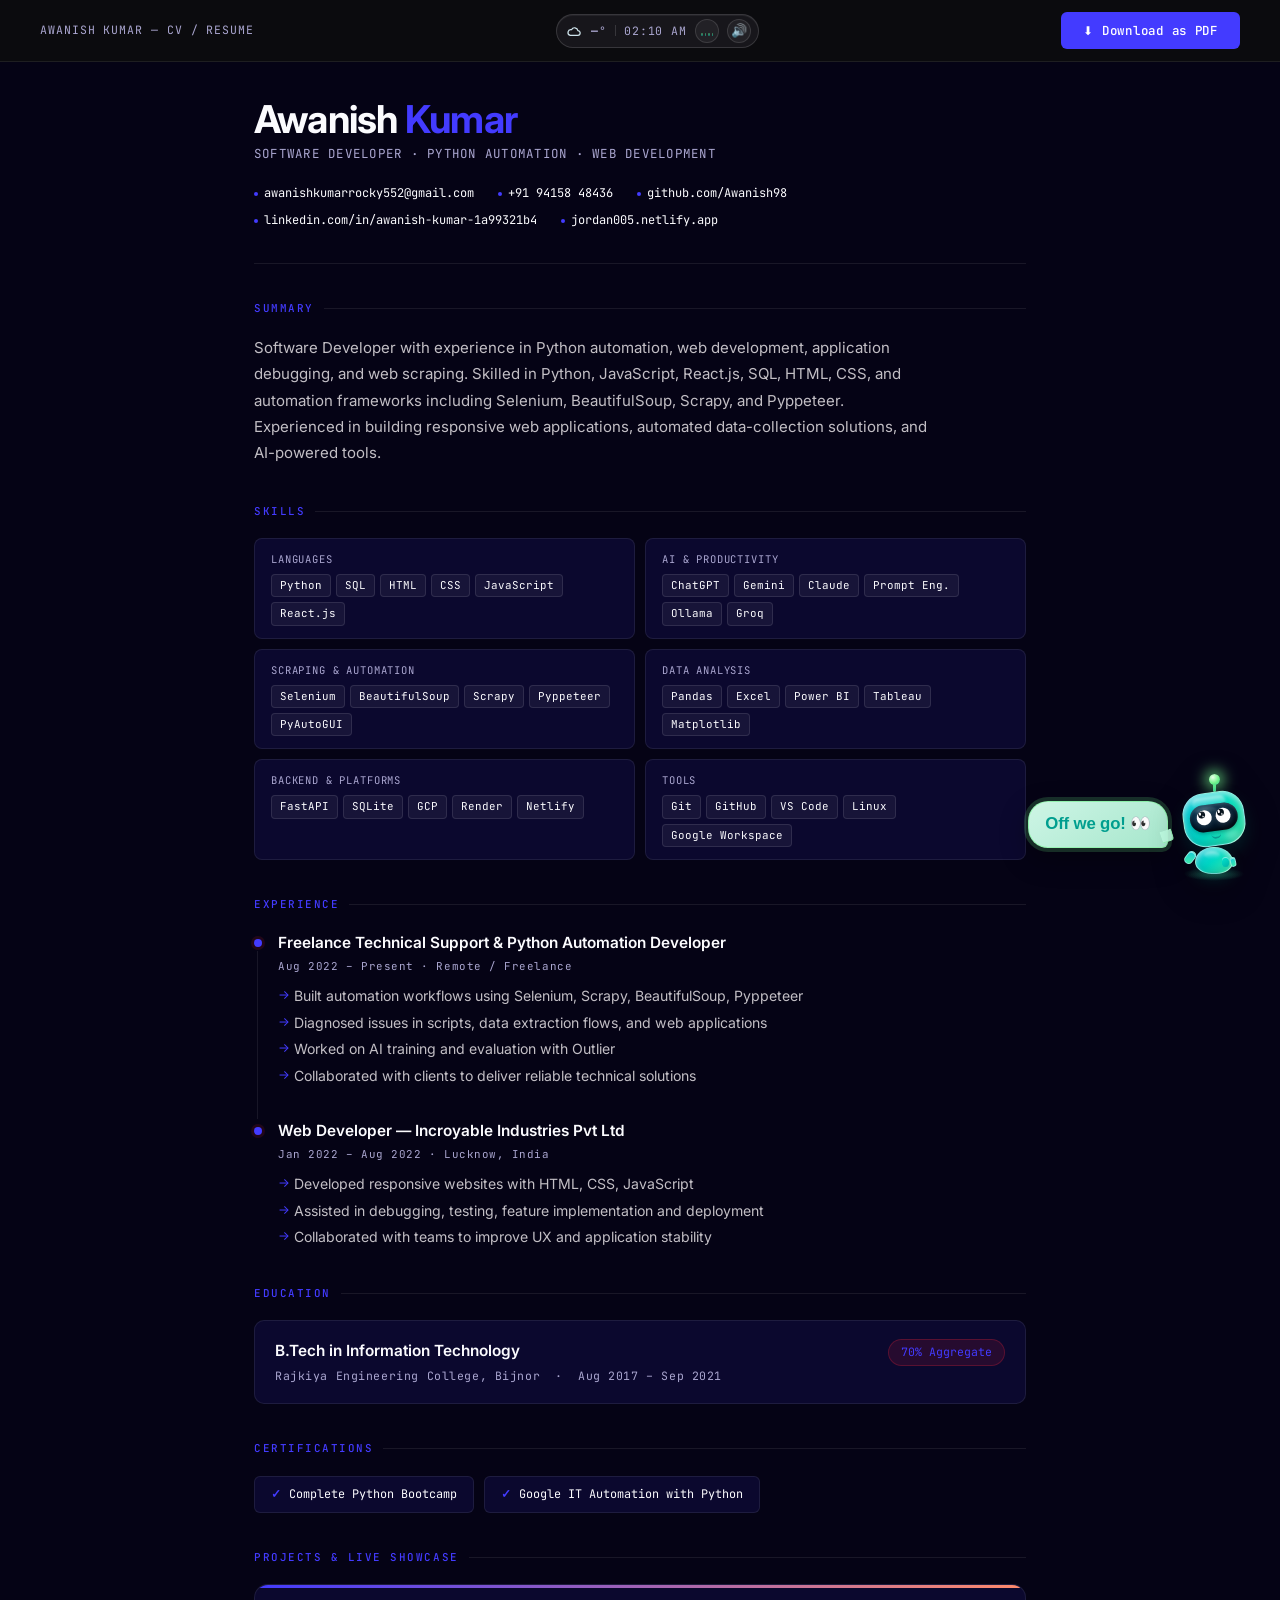
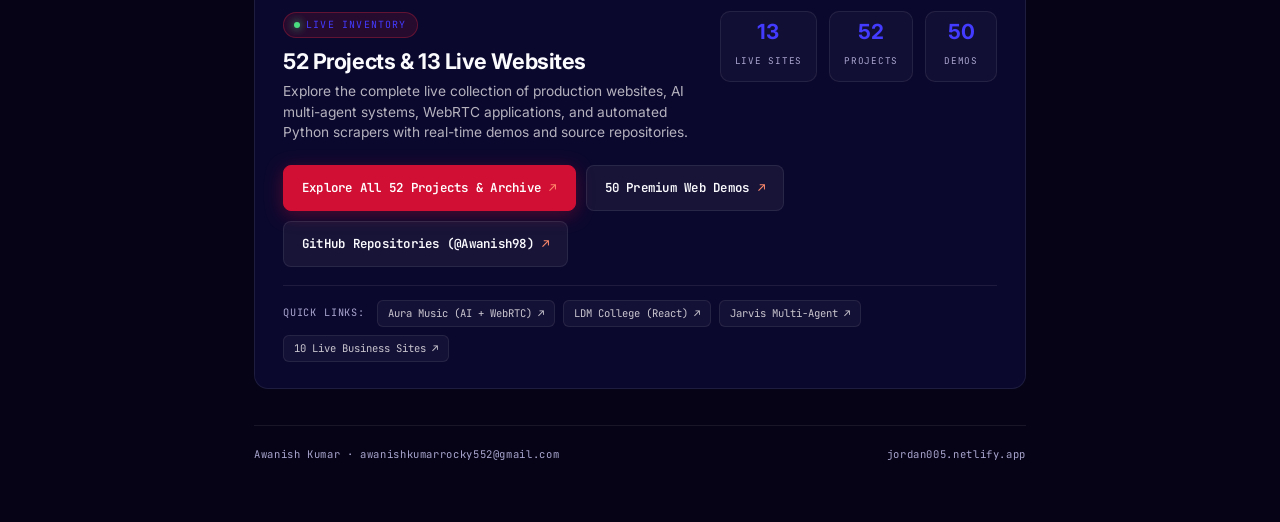
<file: resume.html>
<!DOCTYPE html>
<html lang="en">
<head>
  <meta charset="UTF-8">
  <meta name="viewport" content="width=device-width, initial-scale=1.0">
  <title>Awanish Kumar — CV</title>
  <style>
    @import url('https://fonts.googleapis.com/css2?family=Inter:wght@300;400;500;600;700&family=JetBrains+Mono:wght@400;500&display=swap');

    *, *::before, *::after { box-sizing: border-box; margin: 0; padding: 0; }

    :root {
      --bg: #0d0d0f;
      --surface: #161618;
      --border: rgba(255,255,255,.08);
      --red: #ee2738;
      --red-dim: rgba(238,39,56,.12);
      --text: #f7f4f6;
      --dim: #888;
      --mono: 'JetBrains Mono', monospace;
      --sans: 'Inter', sans-serif;
    }

    body {
      font-family: var(--sans);
      background: var(--bg);
      color: var(--text);
      line-height: 1.6;
      font-size: 15px;
      -webkit-font-smoothing: antialiased;
    }

    /* ---- Print button ---- */
    .print-bar {
      position: sticky;
      top: 0;
      z-index: 100;
      background: rgba(13,13,15,.92);
      backdrop-filter: blur(12px);
      border-bottom: 1px solid var(--border);
      padding: 12px 40px;
      display: flex;
      align-items: center;
      justify-content: space-between;
      gap: 12px;
    }
    .print-bar span {
      font-family: var(--mono);
      font-size: .72rem;
      color: var(--dim);
      letter-spacing: .08em;
      text-transform: uppercase;
    }
    .btn-print {
      display: inline-flex;
      align-items: center;
      gap: 8px;
      background: var(--red);
      color: #fff;
      border: none;
      border-radius: 6px;
      padding: 10px 22px;
      font-family: var(--mono);
      font-size: .78rem;
      font-weight: 500;
      letter-spacing: .06em;
      cursor: pointer;
      transition: opacity .2s, transform .15s;
      text-decoration: none;
    }
    .btn-print:hover { opacity: .88; transform: translateY(-1px); }
    .btn-print:active { transform: translateY(0); }

    /* ---- Page wrapper ---- */
    .page {
      max-width: 820px;
      margin: 36px auto 60px;
      padding: 0 24px;
    }

    /* ---- Header ---- */
    .cv-header {
      border-bottom: 1px solid var(--border);
      padding-bottom: 32px;
      margin-bottom: 36px;
    }
    .cv-name {
      font-size: 2.4rem;
      font-weight: 700;
      letter-spacing: -.02em;
      line-height: 1.1;
      margin-bottom: 4px;
    }
    .cv-name span {
      color: var(--red);
    }
    .cv-title {
      font-family: var(--mono);
      font-size: .78rem;
      color: var(--dim);
      letter-spacing: .1em;
      text-transform: uppercase;
      margin-bottom: 20px;
    }
    .cv-contacts {
      display: flex;
      flex-wrap: wrap;
      gap: 8px 24px;
      list-style: none;
    }
    .cv-contacts li {
      font-family: var(--mono);
      font-size: .75rem;
      color: var(--dim);
      display: flex;
      align-items: center;
      gap: 6px;
    }
    .cv-contacts li a {
      color: var(--text);
      text-decoration: none;
      transition: color .2s;
    }
    .cv-contacts li a:hover { color: var(--red); }
    .cv-contacts .dot {
      width: 4px; height: 4px;
      border-radius: 50%;
      background: var(--red);
      flex-shrink: 0;
    }

    /* ---- Section ---- */
    .cv-section {
      margin-bottom: 36px;
    }
    .cv-section-title {
      font-family: var(--mono);
      font-size: .68rem;
      font-weight: 500;
      letter-spacing: .14em;
      text-transform: uppercase;
      color: var(--red);
      margin-bottom: 18px;
      display: flex;
      align-items: center;
      gap: 10px;
    }
    .cv-section-title::after {
      content: '';
      flex: 1;
      height: 1px;
      background: var(--border);
    }

    /* ---- Summary ---- */
    .cv-summary {
      color: rgba(247,244,246,.78);
      font-size: .94rem;
      line-height: 1.75;
      max-width: 680px;
    }

    /* ---- Skills grid ---- */
    .skills-grid {
      display: grid;
      grid-template-columns: 1fr 1fr;
      gap: 10px;
    }
    .skill-row {
      background: var(--surface);
      border: 1px solid var(--border);
      border-radius: 8px;
      padding: 12px 16px;
    }
    .skill-label {
      font-family: var(--mono);
      font-size: .66rem;
      color: var(--dim);
      letter-spacing: .08em;
      text-transform: uppercase;
      margin-bottom: 6px;
    }
    .skill-tags {
      display: flex;
      flex-wrap: wrap;
      gap: 5px;
    }
    .tag {
      font-family: var(--mono);
      font-size: .68rem;
      background: rgba(255,255,255,.05);
      border: 1px solid rgba(255,255,255,.1);
      border-radius: 4px;
      padding: 2px 8px;
      color: var(--text);
    }

    /* ---- Timeline (Experience) ---- */
    .timeline { list-style: none; }
    .tl-item {
      position: relative;
      padding-left: 24px;
      padding-bottom: 28px;
    }
    .tl-item:last-child { padding-bottom: 0; }
    .tl-item::before {
      content: '';
      position: absolute;
      left: 0; top: 8px;
      width: 8px; height: 8px;
      border-radius: 50%;
      background: var(--red);
      box-shadow: 0 0 0 3px var(--red-dim);
    }
    .tl-item::after {
      content: '';
      position: absolute;
      left: 3px; top: 20px;
      width: 1px;
      bottom: 0;
      background: var(--border);
    }
    .tl-item:last-child::after { display: none; }
    .tl-role {
      font-weight: 600;
      font-size: .96rem;
      margin-bottom: 2px;
    }
    .tl-meta {
      font-family: var(--mono);
      font-size: .68rem;
      color: var(--dim);
      letter-spacing: .05em;
      margin-bottom: 10px;
    }
    .tl-bullets { list-style: none; padding: 0; }
    .tl-bullets li {
      font-size: .88rem;
      color: rgba(247,244,246,.78);
      padding-left: 16px;
      position: relative;
      margin-bottom: 4px;
    }
    .tl-bullets li::before {
      content: '→';
      position: absolute;
      left: 0;
      color: var(--red);
      font-size: .78rem;
    }

    /* ---- Education ---- */
    .edu-card {
      background: var(--surface);
      border: 1px solid var(--border);
      border-radius: 10px;
      padding: 18px 20px;
      display: flex;
      justify-content: space-between;
      align-items: flex-start;
      flex-wrap: wrap;
      gap: 8px;
    }
    .edu-degree {
      font-weight: 600;
      font-size: .96rem;
      margin-bottom: 3px;
    }
    .edu-school {
      font-family: var(--mono);
      font-size: .72rem;
      color: var(--dim);
      letter-spacing: .05em;
    }
    .edu-badge {
      font-family: var(--mono);
      font-size: .72rem;
      background: var(--red-dim);
      color: var(--red);
      border: 1px solid rgba(238,39,56,.25);
      border-radius: 999px;
      padding: 3px 12px;
    }

    /* ---- Certs ---- */
    .cert-list { list-style: none; display: flex; flex-wrap: wrap; gap: 10px; }
    .cert-list li {
      font-family: var(--mono);
      font-size: .74rem;
      background: var(--surface);
      border: 1px solid var(--border);
      border-radius: 6px;
      padding: 8px 16px;
      display: flex;
      align-items: center;
      gap: 8px;
    }
    .cert-list li::before {
      content: '✓';
      color: var(--red);
      font-weight: 700;
    }

    /* ---- Projects & Showcase Hub ---- */
    .portfolio-hub-card {
      background: var(--surface);
      border: 1px solid var(--border);
      border-radius: 14px;
      padding: 26px 28px;
      position: relative;
      overflow: hidden;
      transition: border-color .3s, transform .2s, box-shadow .3s;
    }
    .portfolio-hub-card:hover {
      border-color: rgba(238,39,56,.45);
      box-shadow: 0 16px 40px rgba(0,0,0,.5), 0 0 24px rgba(238,39,56,.12);
    }
    .portfolio-hub-card::before {
      content: '';
      position: absolute;
      top: 0; left: 0; right: 0; height: 3px;
      background: linear-gradient(90deg, var(--red), #ff8a6b);
    }
    .hub-header {
      display: flex;
      justify-content: space-between;
      align-items: flex-start;
      gap: 24px;
      flex-wrap: wrap;
      margin-bottom: 22px;
    }
    .hub-title-group {
      flex: 1;
      min-width: 260px;
    }
    .hub-badge {
      display: inline-flex;
      align-items: center;
      gap: 6px;
      font-family: var(--mono);
      font-size: .62rem;
      letter-spacing: .12em;
      color: var(--red);
      background: var(--red-dim);
      border: 1px solid rgba(238,39,56,.3);
      border-radius: 999px;
      padding: 4px 10px;
      margin-bottom: 10px;
    }
    .hub-live-dot {
      width: 6px;
      height: 6px;
      border-radius: 50%;
      background: #4ade80;
      box-shadow: 0 0 8px #4ade80;
    }
    .hub-title {
      font-size: 1.35rem;
      font-weight: 700;
      letter-spacing: -.02em;
      line-height: 1.25;
      margin-bottom: 6px;
    }
    .hub-desc {
      font-size: .86rem;
      color: rgba(247,244,246,.72);
      line-height: 1.5;
    }
    .hub-stats {
      display: flex;
      gap: 12px;
    }
    .hub-stat-item {
      background: rgba(255,255,255,.03);
      border: 1px solid var(--border);
      border-radius: 10px;
      padding: 10px 14px;
      text-align: center;
      min-width: 72px;
    }
    .hub-stat-item strong {
      display: block;
      font-size: 1.3rem;
      font-weight: 700;
      color: var(--red);
      line-height: 1;
      margin-bottom: 4px;
    }
    .hub-stat-item span {
      font-family: var(--mono);
      font-size: .58rem;
      color: var(--dim);
      text-transform: uppercase;
      letter-spacing: .08em;
    }
    .hub-actions {
      display: flex;
      flex-wrap: wrap;
      gap: 10px;
      margin-bottom: 18px;
    }
    .hub-btn {
      display: inline-flex;
      align-items: center;
      gap: 8px;
      padding: 12px 18px;
      border-radius: 8px;
      font-family: var(--mono);
      font-size: .78rem;
      font-weight: 600;
      letter-spacing: .02em;
      text-decoration: none;
      transition: all .25s ease;
      background: rgba(255,255,255,.05);
      color: var(--text);
      border: 1px solid var(--border);
    }
    .hub-btn:hover {
      background: rgba(238,39,56,.1);
      border-color: var(--red);
      color: #fff;
      transform: translateY(-2px);
    }
    .hub-btn-primary {
      background: #d10f34;
      border-color: #d10f34;
      color: #fff;
      box-shadow: 0 4px 18px rgba(209,15,52,.35);
    }
    .hub-btn-primary:hover {
      background: #c20d2f;
      border-color: #c20d2f;
      box-shadow: 0 6px 24px rgba(209,15,52,.5);
    }
    .hub-btn-arrow {
      color: #ff8a6b;
      transition: transform .2s;
    }
    .hub-btn:hover .hub-btn-arrow {
      transform: translate(2px, -2px);
    }
    .hub-highlights {
      display: flex;
      align-items: center;
      flex-wrap: wrap;
      gap: 8px;
      padding-top: 14px;
      border-top: 1px solid var(--border);
    }
    .hub-hl-label {
      font-family: var(--mono);
      font-size: .64rem;
      color: var(--dim);
      text-transform: uppercase;
      letter-spacing: .08em;
      margin-right: 4px;
    }
    .hub-tag {
      font-family: var(--mono);
      font-size: .66rem;
      color: rgba(247,244,246,.8);
      background: rgba(255,255,255,.04);
      border: 1px solid var(--border);
      border-radius: 6px;
      padding: 4px 10px;
      text-decoration: none;
      transition: all .2s;
    }
    .hub-tag:hover {
      color: var(--red);
      border-color: var(--red);
      background: var(--red-dim);
    }

    /* ---- Footer ---- */
    .cv-footer {
      border-top: 1px solid var(--border);
      padding-top: 20px;
      display: flex;
      align-items: center;
      justify-content: space-between;
      flex-wrap: wrap;
      gap: 8px;
    }
    .cv-footer span {
      font-family: var(--mono);
      font-size: .66rem;
      color: var(--dim);
      letter-spacing: .06em;
    }

    /* ---- Print styles ---- */
    @media print {
      @page { margin: 18mm 16mm; size: A4; }
      body { background: #fff !important; color: #111 !important; font-size: 11pt; }
      :root {
        --bg: #fff;
        --surface: #f4f4f4;
        --border: #ddd;
        --red: #cc0a1f;
        --red-dim: rgba(204,10,31,.08);
        --text: #111;
        --dim: #666;
      }
      .print-bar { display: none !important; }
      .page { margin: 0; max-width: 100%; padding: 0; }
      .portfolio-hub-card, .skill-row, .edu-card, .cert-list li { break-inside: avoid; }
      .cv-section { break-inside: avoid; }
      .portfolio-hub-card { background: #fbfbfb !important; border: 1px solid #ddd !important; }
      .portfolio-hub-card::before { background: #cc0a1f !important; }
      .hub-title { color: #111 !important; }
      .hub-desc { color: #555 !important; }
      .hub-stat-item { background: #fff !important; border-color: #ddd !important; }
      .hub-stat-item strong { color: #cc0a1f !important; }
      .hub-btn { border-color: #ddd !important; color: #111 !important; background: #fff !important; }
      .hub-btn-primary { background: #cc0a1f !important; color: #fff !important; border-color: #cc0a1f !important; }
      .hub-tag { background: #f0f0f0 !important; border-color: #ddd !important; color: #333 !important; }
      a { color: inherit !important; text-decoration: none !important; }
      .tl-item:last-child { padding-bottom: 12px; }
    }

    /* ---- Responsive ---- */
    @media (max-width: 600px) {
      .skills-grid { grid-template-columns: 1fr; }
      .projects-grid { grid-template-columns: 1fr; }
      .cv-name { font-size: 1.8rem; }
      .print-bar { padding: 10px 16px; }
      .page { padding: 0 16px; }
    }
  </style>
  <link rel="stylesheet" href="bob.css?v=13">
  <link rel="stylesheet" href="corner-widgets.css?v=13">
  <link rel="stylesheet" href="responsive.css?v=3">
  <link rel="stylesheet" href="premium.css?v=3">
</head>
<body>

  <!-- Print bar -->
  <div class="print-bar">
    <span>Awanish Kumar — CV / Resume</span>
    <button class="btn-print" onclick="window.print()">
      ⬇ Download as PDF
    </button>
  </div>

  <div class="page">

    <!-- Header -->
    <header class="cv-header">
      <h1 class="cv-name">Awanish <span>Kumar</span></h1>
      <p class="cv-title">Software Developer · Python Automation · Web Development</p>
      <ul class="cv-contacts">
        <li><span class="dot"></span><a href="mailto:awanishkumarrocky552@gmail.com">awanishkumarrocky552@gmail.com</a></li>
        <li><span class="dot"></span><a href="tel:+919415848436">+91 94158 48436</a></li>
        <li><span class="dot"></span><a href="https://github.com/Awanish98" target="_blank" rel="noopener">github.com/Awanish98</a></li>
        <li><span class="dot"></span><a href="https://linkedin.com/in/awanish-kumar-1a99321b4" target="_blank" rel="noopener">linkedin.com/in/awanish-kumar-1a99321b4</a></li>
        <li><span class="dot"></span><a href="https://jordan005.netlify.app" target="_blank" rel="noopener">jordan005.netlify.app</a></li>
      </ul>
    </header>

    <!-- Summary -->
    <section class="cv-section">
      <h2 class="cv-section-title">Summary</h2>
      <p class="cv-summary">
        Software Developer with experience in Python automation, web development, application debugging, and web scraping.
        Skilled in Python, JavaScript, React.js, SQL, HTML, CSS, and automation frameworks including Selenium, BeautifulSoup,
        Scrapy, and Pyppeteer. Experienced in building responsive web applications, automated data-collection solutions,
        and AI-powered tools.
      </p>
    </section>

    <!-- Skills -->
    <section class="cv-section">
      <h2 class="cv-section-title">Skills</h2>
      <div class="skills-grid">
        <div class="skill-row">
          <div class="skill-label">Languages</div>
          <div class="skill-tags">
            <span class="tag">Python</span><span class="tag">SQL</span><span class="tag">HTML</span>
            <span class="tag">CSS</span><span class="tag">JavaScript</span><span class="tag">React.js</span>
          </div>
        </div>
        <div class="skill-row">
          <div class="skill-label">AI &amp; Productivity</div>
          <div class="skill-tags">
            <span class="tag">ChatGPT</span><span class="tag">Gemini</span><span class="tag">Claude</span>
            <span class="tag">Prompt Eng.</span><span class="tag">Ollama</span><span class="tag">Groq</span>
          </div>
        </div>
        <div class="skill-row">
          <div class="skill-label">Scraping &amp; Automation</div>
          <div class="skill-tags">
            <span class="tag">Selenium</span><span class="tag">BeautifulSoup</span><span class="tag">Scrapy</span>
            <span class="tag">Pyppeteer</span><span class="tag">PyAutoGUI</span>
          </div>
        </div>
        <div class="skill-row">
          <div class="skill-label">Data Analysis</div>
          <div class="skill-tags">
            <span class="tag">Pandas</span><span class="tag">Excel</span><span class="tag">Power BI</span>
            <span class="tag">Tableau</span><span class="tag">Matplotlib</span>
          </div>
        </div>
        <div class="skill-row">
          <div class="skill-label">Backend &amp; Platforms</div>
          <div class="skill-tags">
            <span class="tag">FastAPI</span><span class="tag">SQLite</span><span class="tag">GCP</span>
            <span class="tag">Render</span><span class="tag">Netlify</span>
          </div>
        </div>
        <div class="skill-row">
          <div class="skill-label">Tools</div>
          <div class="skill-tags">
            <span class="tag">Git</span><span class="tag">GitHub</span><span class="tag">VS Code</span>
            <span class="tag">Linux</span><span class="tag">Google Workspace</span>
          </div>
        </div>
      </div>
    </section>

    <!-- Experience -->
    <section class="cv-section">
      <h2 class="cv-section-title">Experience</h2>
      <ul class="timeline">
        <li class="tl-item">
          <div class="tl-role">Freelance Technical Support &amp; Python Automation Developer</div>
          <div class="tl-meta">Aug 2022 – Present · Remote / Freelance</div>
          <ul class="tl-bullets">
            <li>Built automation workflows using Selenium, Scrapy, BeautifulSoup, Pyppeteer</li>
            <li>Diagnosed issues in scripts, data extraction flows, and web applications</li>
            <li>Worked on AI training and evaluation with Outlier</li>
            <li>Collaborated with clients to deliver reliable technical solutions</li>
          </ul>
        </li>
        <li class="tl-item">
          <div class="tl-role">Web Developer — Incroyable Industries Pvt Ltd</div>
          <div class="tl-meta">Jan 2022 – Aug 2022 · Lucknow, India</div>
          <ul class="tl-bullets">
            <li>Developed responsive websites with HTML, CSS, JavaScript</li>
            <li>Assisted in debugging, testing, feature implementation and deployment</li>
            <li>Collaborated with teams to improve UX and application stability</li>
          </ul>
        </li>
      </ul>
    </section>

    <!-- Education -->
    <section class="cv-section">
      <h2 class="cv-section-title">Education</h2>
      <div class="edu-card">
        <div>
          <div class="edu-degree">B.Tech in Information Technology</div>
          <div class="edu-school">Rajkiya Engineering College, Bijnor &nbsp;·&nbsp; Aug 2017 – Sep 2021</div>
        </div>
        <div class="edu-badge">70% Aggregate</div>
      </div>
    </section>

    <!-- Certifications -->
    <section class="cv-section">
      <h2 class="cv-section-title">Certifications</h2>
      <ul class="cert-list">
        <li>Complete Python Bootcamp</li>
        <li>Google IT Automation with Python</li>
      </ul>
    </section>

    <!-- Projects & Showcase Hub -->
    <section class="cv-section">
      <h2 class="cv-section-title">Projects &amp; Live Showcase</h2>
      <div class="portfolio-hub-card">
        <div class="hub-header">
          <div class="hub-title-group">
            <span class="hub-badge"><span class="hub-live-dot"></span> LIVE INVENTORY</span>
            <h3 class="hub-title">52 Projects &amp; 13 Live Websites</h3>
            <p class="hub-desc">Explore the complete live collection of production websites, AI multi-agent systems, WebRTC applications, and automated Python scrapers with real-time demos and source repositories.</p>
          </div>
          <div class="hub-stats">
            <div class="hub-stat-item">
              <strong>13</strong>
              <span>Live Sites</span>
            </div>
            <div class="hub-stat-item">
              <strong>52</strong>
              <span>Projects</span>
            </div>
            <div class="hub-stat-item">
              <strong>50</strong>
              <span>Demos</span>
            </div>
          </div>
        </div>

        <div class="hub-actions">
          <a class="hub-btn hub-btn-primary" href="index.html#archive" target="_blank" rel="noopener">
            <span>Explore All 52 Projects &amp; Archive</span>
            <span class="hub-btn-arrow">↗</span>
          </a>
          <a class="hub-btn" href="showcase.html" target="_blank" rel="noopener">
            <span>50 Premium Web Demos</span>
            <span class="hub-btn-arrow">↗</span>
          </a>
          <a class="hub-btn" href="https://github.com/Awanish98" target="_blank" rel="noopener">
            <span>GitHub Repositories (@Awanish98)</span>
            <span class="hub-btn-arrow">↗</span>
          </a>
        </div>

        <div class="hub-highlights">
          <span class="hub-hl-label">Quick Links:</span>
          <a href="https://aura-music-1no9.onrender.com" target="_blank" rel="noopener" class="hub-tag">Aura Music (AI + WebRTC) ↗</a>
          <a href="https://ldmcollege.com" target="_blank" rel="noopener" class="hub-tag">LDM College (React) ↗</a>
          <a href="index.html#featured" class="hub-tag">Jarvis Multi-Agent ↗</a>
          <a href="index.html#business" class="hub-tag">10 Live Business Sites ↗</a>
        </div>
      </div>
    </section>

    <!-- Footer -->
    <footer class="cv-footer">
      <span>Awanish Kumar · awanishkumarrocky552@gmail.com</span>
      <span>jordan005.netlify.app</span>
    </footer>

  </div>

  <script src="corner-widgets.js?v=13" defer></script>
  <script src="bob.js?v=13" defer></script>
  <script src="premium.js?v=3" defer></script>
</body>
</html>
</file>
<file: bob.css>
/* ============================================================
   BOB — floating 3D-style AI mascot + chat assistant styling
   Palette: #00D9C5 · #13C8DD · #42ECA5 · #72F58C · visor #001C32
   ============================================================ */
.bob-root {
  --bob-red: #ee2737;
  --bob-red-2: #ff6b7a;
  --bob-bg: rgba(15, 13, 20, .96);
  --bob-surface: rgba(255, 255, 255, .065);
  --bob-line: rgba(255, 255, 255, .13);
  --bob-text: #f7f4f6;
  --bob-muted: #a6a0ac;
  --turq: #00D9C5;
  --cyan: #13C8DD;
  --mint: #42ECA5;
  --neon: #72F58C;
  position: fixed;
  inset: 0;
  z-index: 9999;
  pointer-events: none;
  font-family: 'DM Sans', system-ui, sans-serif;
}
.bob-root *, .bob-root *::before, .bob-root *::after { box-sizing: border-box; }
.bob-root button, .bob-root input { font: inherit; }

/* ---------- floating 3D mascot ---------- */
.bob-tooltip {
  position: fixed; right: 112px; bottom: 52px; pointer-events: none;
  padding: 9px 16px; border-radius: 20px 20px 6px 20px; white-space: nowrap;
  background: linear-gradient(145deg, rgba(214, 255, 238, .96), rgba(180, 250, 220, .92));
  border: 1px solid rgba(114, 245, 140, .55);
  color: #009e8f; font-family: 'Space Grotesk', 'DM Sans', sans-serif;
  font-size: 1.05rem; font-weight: 700; letter-spacing: -.01em;
  box-shadow: 0 10px 28px rgba(0, 0, 0, .35), inset 0 1px 0 rgba(255, 255, 255, .8);
  /* glides together with Bob while scrolling */
  translate: var(--bob-drift-x, 0px) var(--bob-drift-y, 0px);
  transition: opacity .3s, transform .3s, translate .55s cubic-bezier(.16, 1, .3, 1);
}
.bob-tooltip::after {
  content: ''; position: absolute; right: -6px; bottom: 5px; width: 12px; height: 12px;
  background: rgba(190, 252, 226, .95);
  border-right: 1px solid rgba(114, 245, 140, .55); border-bottom: 1px solid rgba(114, 245, 140, .55);
  border-radius: 0 0 4px 0; transform: rotate(-18deg);
}
.bob-tooltip.is-hidden { opacity: 0; transform: translateX(8px) scale(.9); }

.bob-fab {
  --eye-x: 0px; --eye-y: 0px; --tilt: 0deg;
  position: fixed; right: 18px; bottom: 14px; pointer-events: auto;
  width: 96px; height: 106px; padding: 0; border: 0; background: transparent;
  cursor: pointer; filter: drop-shadow(0 12px 16px rgba(0, 0, 0, .4));
  /* scroll drift is a separate transform so hover/pop still work */
  translate: var(--bob-drift-x, 0px) var(--bob-drift-y, 0px);
  transition: translate .55s cubic-bezier(.16, 1, .3, 1), transform .35s cubic-bezier(.16, 1, .3, 1);
}
.bob-fab:hover { transform: translateY(-3px) scale(1.04); }
.bob-fab-ring {
  position: absolute; left: 50%; bottom: 5px; width: 62px; height: 14px; margin-left: -31px;
  border-radius: 50%; background: radial-gradient(ellipse, rgba(66, 236, 165, .35), transparent 70%);
  animation: bobRing 2.6s ease-out infinite;
}
.bob-bot {
  position: absolute; inset: 0;
  animation: bobFloat 3.2s ease-in-out infinite;
}

/* glowing antenna */
.bob-antenna {
  position: absolute; top: 0; left: 50%; width: 3px; height: 12px; margin-left: -1.5px;
  background: linear-gradient(#72F58C, #2ecb8f); border-radius: 3px;
}
.bob-antenna i {
  position: absolute; top: -6px; left: 50%; width: 11px; height: 11px; margin-left: -5.5px;
  border-radius: 50%; background: radial-gradient(circle at 35% 30%, #e9ffe9, var(--neon) 55%, #2ecb8f);
  box-shadow: 0 0 14px 4px rgba(114, 245, 140, .75);
  animation: bobAntenna 2s ease-in-out infinite;
}

/* oversized rounded-square head */
.bob-rhead {
  position: absolute; top: 12px; left: 50%; width: 62px; height: 54px; margin-left: -31px;
  border-radius: 22px;
  background: linear-gradient(125deg, var(--cyan) 0%, var(--turq) 48%, var(--mint) 100%);
  border: 1px solid rgba(255, 255, 255, .55);
  box-shadow:
    inset 0 3px 5px rgba(255, 255, 255, .55),
    inset 0 -5px 10px rgba(0, 110, 110, .28),
    0 8px 16px rgba(0, 90, 90, .28);
  transform: rotate(var(--tilt)) rotate(-3deg); transition: transform .25s;
}
.bob-rhead::before {
  content: ''; position: absolute; top: 3px; left: 10px; right: 16px; height: 12px;
  border-radius: 12px; background: linear-gradient(rgba(255, 255, 255, .55), transparent);
  filter: blur(1px);
}
.bob-rhead::after {
  content: ''; position: absolute; bottom: 3px; right: 7px; width: 14px; height: 10px;
  border-radius: 50%; background: rgba(255, 255, 255, .18); filter: blur(2px);
}

/* glossy black visor with big sparkly eyes */
.bob-visor {
  position: absolute; top: 11px; left: 50%; width: 48px; height: 27px; margin-left: -24px;
  border-radius: 15px;
  background: linear-gradient(160deg, #003a55 0%, var(--visor, #001C32) 45%, #000d18 100%);
  box-shadow: inset 0 2px 3px rgba(255, 255, 255, .18), inset 0 -2px 4px rgba(0, 0, 0, .6), 0 2px 4px rgba(0, 0, 0, .25);
  overflow: hidden;
}
.bob-visor::after {
  content: ''; position: absolute; top: 2px; left: 6px; width: 22px; height: 7px;
  border-radius: 50%; background: linear-gradient(rgba(255, 255, 255, .28), transparent);
  filter: blur(1px); pointer-events: none;
}
.bob-eye {
  position: absolute; top: 5px; width: 15px; height: 15px; border-radius: 50%;
  background: #fff; overflow: hidden;
  box-shadow: 0 0 6px rgba(255, 255, 255, .25);
  transition: height .16s, width .16s, top .16s, border-radius .16s;
}
.bob-eye--l { left: 7px; }
.bob-eye--r { right: 7px; }
.bob-eye i {
  position: absolute; top: 4px; left: 4.5px; width: 7px; height: 7px; border-radius: 50%;
  background: #07131c;
  transform: translate(var(--eye-x), var(--eye-y)); transition: transform .12s;
}
.bob-eye i::before {
  content: ''; position: absolute; top: 1px; left: 1px; width: 2.6px; height: 2.6px;
  border-radius: 50%; background: #fff; box-shadow: 2.6px 2.4px 0 -0.7px #fff;
}
.bob-eye i::after {
  content: ''; position: absolute; bottom: 1px; right: 1px; width: 1.5px; height: 1.5px;
  border-radius: 50%; background: rgba(255, 255, 255, .85);
}
.bob-smile {
  position: absolute; bottom: 6px; left: 50%; width: 10px; height: 5px; margin-left: -5px;
  border-bottom: 2px solid #0a9c92; border-radius: 0 0 12px 12px;
  transition: .25s;
}

/* small pear-shaped torso */
.bob-body {
  position: absolute; bottom: 12px; left: 50%; width: 38px; height: 27px; margin-left: -19px;
  border-radius: 48% 48% 44% 44% / 56% 56% 44% 44%;
  background: linear-gradient(135deg, var(--cyan) 0%, var(--turq) 48%, var(--mint) 100%);
  border: 1px solid rgba(255, 255, 255, .5);
  box-shadow: inset 0 3px 5px rgba(255, 255, 255, .45), inset 0 -4px 8px rgba(0, 110, 110, .25), 0 7px 14px rgba(0, 90, 90, .28);
}
.bob-body::before {
  content: ''; position: absolute; top: 3px; left: 8px; right: 12px; height: 8px;
  border-radius: 50%; background: linear-gradient(rgba(255, 255, 255, .5), transparent);
  filter: blur(1px);
}
.bob-side {
  position: absolute; top: 9px; right: 3px; width: 7px; height: 10px;
  border-radius: 6px; background: linear-gradient(145deg, #00e6cf, #00b3a8);
  box-shadow: inset 0 1px 0 rgba(255, 255, 255, .5);
}
.bob-arm {
  position: absolute; width: 9px; height: 14px; border-radius: 8px;
  background: linear-gradient(145deg, var(--cyan), var(--mint));
  border: 1px solid rgba(255, 255, 255, .45);
  box-shadow: inset 0 1px 0 rgba(255, 255, 255, .5);
  transform-origin: top center; transition: transform .3s;
}
.bob-arm--l { top: 4px; left: -6px; transform: rotate(38deg); }
.bob-arm--r { top: 9px; right: -3px; width: 6px; height: 10px; transform: rotate(-12deg); }
.bob-shadow {
  position: absolute; bottom: 6px; left: 50%; width: 54px; height: 9px; margin-left: -27px;
  border-radius: 50%; background: radial-gradient(ellipse, rgba(20, 80, 70, .32), transparent 70%);
}

/* ---------- behaviour states ---------- */
.bob-root[data-state="listening"] .bob-eye { width: 17px; height: 17px; top: 4px; }
.bob-root[data-state="listening"] .bob-smile {
  width: 7px; height: 7px; margin-left: -3.5px; border: 2px solid #0a9c92; border-radius: 50%;
}
.bob-root[data-state="listening"] .bob-arm--l { transform: rotate(-30deg); }
.bob-root[data-state="listening"] .bob-arm--r { transform: rotate(20deg); }
.bob-root[data-state="listening"] .bob-rhead { animation: bobNod .8s ease-in-out infinite; }
.bob-root[data-state="listening"] .bob-antenna i { box-shadow: 0 0 20px 7px rgba(114, 245, 140, .95); }

.bob-root[data-state="thinking"] .bob-eye { height: 4px; top: 10px; border-radius: 4px; background: #d9fff4; }
.bob-root[data-state="thinking"] .bob-eye i { opacity: 0; }
.bob-root[data-state="thinking"] .bob-smile { width: 7px; margin-left: -3.5px; transform: rotate(-8deg); }
.bob-root[data-state="thinking"] .bob-rhead { animation: bobThinkHead 1.8s ease-in-out infinite; }

.bob-root[data-state="speaking"] .bob-smile {
  width: 8px; height: 8px; margin-left: -4px; border: 0;
  background: #0a9c92; border-radius: 0 0 8px 8px;
  animation: bobTalk .36s ease-in-out infinite alternate;
}
.bob-root[data-state="speaking"] .bob-rhead { animation: bobNod .7s ease-in-out infinite; }
.bob-root[data-state="speaking"] .bob-antenna i { animation-duration: .5s; }

.bob-fab.is-blinking .bob-eye { height: 2px; top: 11px; border-radius: 2px; background: #d9fff4; }
.bob-fab.is-blinking .bob-eye i { opacity: 0; }
.bob-fab.is-waving .bob-arm--l { animation: bobWave .26s ease-in-out 4 alternate; }
.bob-fab.is-waving .bob-rhead { animation: bobHop .3s ease-in-out 3; }

/* quick skip-wobble while Bob changes spot during a scroll journey */
.bob-fab.is-traveling .bob-bot { animation-duration: 1.05s; }
.bob-fab.is-traveling .bob-fab-ring { animation-duration: .85s; opacity: .9; }
.bob-fab.is-traveling .bob-rhead { animation: bobHop .34s ease-in-out 2; }

@keyframes bobFloat { 0%, 100% { transform: translateY(0) rotate(-2deg); } 50% { transform: translateY(-5px) rotate(1deg); } }
@keyframes bobRing { 0% { transform: scale(.85); opacity: .7; } 100% { transform: scale(1.45); opacity: 0; } }
@keyframes bobAntenna { 0%, 90%, 100% { transform: scale(1); opacity: 1; } 94% { transform: scale(.7); opacity: .55; } }
@keyframes bobTalk { from { height: 3px; } to { height: 9px; } }
@keyframes bobThinkHead { 0%, 100% { transform: rotate(var(--tilt)) rotate(-3deg); } 50% { transform: rotate(var(--tilt)) rotate(6deg); } }
@keyframes bobNod { 0%, 100% { transform: rotate(var(--tilt)) rotate(-3deg) translateY(0); } 50% { transform: rotate(var(--tilt)) rotate(-3deg) translateY(2px); } }
@keyframes bobWave { from { transform: rotate(38deg); } to { transform: rotate(-100deg); } }
@keyframes bobHop { 0%, 100% { transform: translateY(0) rotate(-3deg); } 50% { transform: translateY(-6px) rotate(3deg); } }

/* ---------- reactive expressions ---------- */
.bob-tooltip.is-nudge {
  animation: bobNudgePop .42s cubic-bezier(.16, 1, .3, 1);
  box-shadow: 0 0 0 4px rgba(114, 245, 140, .18), 0 10px 28px rgba(0, 0, 0, .35);
}
@keyframes bobNudgePop { from { opacity: 0; transform: translateX(8px) scale(.82); } to { opacity: 1; transform: none; } }

.bob-zzz {
  position: absolute; top: -12px; right: -8px; z-index: 3;
  font-family: 'Space Grotesk', sans-serif; font-size: .72rem; font-weight: 700;
  letter-spacing: 2px; color: var(--neon); text-shadow: 0 0 10px rgba(114, 245, 140, .8);
  opacity: 0; transform: translateY(4px); transition: opacity .3s, transform .3s;
  pointer-events: none;
}
.bob-fab.is-bored .bob-zzz { opacity: 1; animation: bobZzz 2s ease-in-out infinite; }
@keyframes bobZzz { 0%, 100% { transform: translateY(2px); opacity: .5; } 50% { transform: translateY(-5px); opacity: 1; } }

.bob-fab.is-bored .bob-bot { animation-duration: 5.5s; }
.bob-fab.is-bored .bob-eye { height: 3px; top: 11px; border-radius: 3px; background: #d9fff4; }
.bob-fab.is-bored .bob-eye i { opacity: 0; }
.bob-fab.is-bored .bob-arm--l { transform: rotate(12deg); }
.bob-fab.is-bored .bob-smile { width: 6px; margin-left: -3px; }

.bob-fab.is-curious .bob-rhead { animation: bobThinkHead 1.4s ease-in-out infinite; }
.bob-fab.is-curious .bob-eye { width: 17px; height: 17px; top: 4px; }

.bob-fab.is-excited .bob-bot { animation-duration: 1s; }
.bob-fab.is-excited .bob-eye { width: 17px; height: 17px; top: 4px; }
.bob-fab.is-excited .bob-arm--l { transform: rotate(-80deg); }
.bob-fab.is-excited .bob-smile { width: 14px; height: 6px; margin-left: -7px; }

.bob-fab.is-pop { animation: bobPop .4s cubic-bezier(.16, 1, .3, 1); }
@keyframes bobPop { 0% { transform: scale(1); } 40% { transform: scale(1.13) translateY(-3px); } 100% { transform: scale(1); } }

/* ---------- panel ---------- */
.bob-panel {
  position: fixed; right: 20px; bottom: 122px; pointer-events: auto;
  width: min(380px, calc(100vw - 32px)); height: min(540px, calc(100vh - 150px));
  display: flex; flex-direction: column; overflow: hidden;
  border-radius: 18px; border: 1px solid var(--bob-line);
  background:
    radial-gradient(420px 220px at 100% 0%, rgba(238, 39, 55, .15), transparent 65%),
    var(--bob-bg);
  backdrop-filter: blur(18px); -webkit-backdrop-filter: blur(18px);
  box-shadow: 0 26px 70px rgba(0, 0, 0, .65), 0 0 0 1px rgba(255, 255, 255, .03) inset;
  opacity: 0; visibility: hidden; transform: translateY(18px) scale(.96);
  transform-origin: bottom right;
  transition: opacity .32s ease, transform .42s cubic-bezier(.16, 1, .3, 1), visibility .32s;
}
.bob-open .bob-panel { opacity: 1; visibility: visible; transform: none; }

/* header */
.bob-head {
  display: flex; align-items: center; justify-content: space-between; gap: 10px;
  padding: 13px 14px; border-bottom: 1px solid var(--bob-line);
  background: rgba(255, 255, 255, .025);
}
.bob-head-id { display: flex; align-items: center; gap: 10px; min-width: 0; }
.bob-avatar {
  position: relative; flex: 0 0 auto; width: 36px; height: 36px; border-radius: 11px;
  display: grid; place-items: center; font-family: 'Space Grotesk', sans-serif; font-weight: 700;
  color: #fff; background: linear-gradient(145deg, #ff5263, #c00b2e); font-size: 1rem;
  box-shadow: 0 6px 18px rgba(238, 39, 55, .35);
}
.bob-avatar i {
  position: absolute; right: -2px; bottom: -2px; width: 9px; height: 9px; border-radius: 50%;
  background: #5dffa4; border: 2px solid #17131c;
}
.bob-head-text { display: flex; flex-direction: column; min-width: 0; }
.bob-head-text strong { font-size: .9rem; letter-spacing: -.01em; color: var(--bob-text); }
.bob-head-text small { display: flex; align-items: center; gap: 5px; margin-top: 2px; font-size: .63rem; color: var(--bob-muted); white-space: nowrap; }
.bob-status-dot { width: 6px; height: 6px; border-radius: 50%; background: #5dffa4; box-shadow: 0 0 8px #5dffa4; }
.bob-head-actions { display: flex; gap: 5px; }
.bob-icon-btn {
  width: 30px; height: 30px; border-radius: 8px; display: grid; place-items: center;
  border: 1px solid var(--bob-line); background: rgba(255, 255, 255, .04);
  color: var(--bob-muted); cursor: pointer; font-size: .76rem; transition: .22s;
}
.bob-icon-btn:hover { color: var(--bob-text); border-color: var(--bob-red); background: rgba(238, 39, 55, .12); }

/* messages */
.bob-messages {
  flex: 1; min-height: 0; overflow-y: auto; overscroll-behavior: contain;
  padding: 16px 13px 8px; scrollbar-width: thin; scrollbar-color: rgba(255,255,255,.16) transparent;
}
.bob-messages::-webkit-scrollbar { width: 5px; }
.bob-messages::-webkit-scrollbar-thumb { background: rgba(255, 255, 255, .16); border-radius: 9px; }
.bob-msg { display: flex; flex-direction: column; align-items: flex-start; margin-bottom: 12px; animation: bobIn .3s cubic-bezier(.16, 1, .3, 1) both; }
.bob-msg--user { align-items: flex-end; }
@keyframes bobIn { from { opacity: 0; transform: translateY(9px); } to { opacity: 1; transform: none; } }
.bob-bubble {
  max-width: 88%; padding: 10px 13px; white-space: pre-line; word-break: break-word;
  border-radius: 14px 14px 14px 4px; border: 1px solid var(--bob-line);
  background: var(--bob-surface); color: var(--bob-text);
  font-size: .8rem; line-height: 1.55;
}
.bob-msg--user .bob-bubble {
  border-color: rgba(238, 39, 55, .45);
  background: linear-gradient(135deg, rgba(238, 39, 55, .92), rgba(150, 12, 40, .94));
  border-radius: 14px 14px 4px 14px;
}
.bob-bubble a { color: var(--bob-red-2); text-decoration: underline; text-underline-offset: 2px; }
.bob-bubble a:hover { color: #fff; }

/* typing dots */
.bob-typing .bob-bubble { display: flex; gap: 5px; align-items: center; padding: 13px 15px; }
.bob-typing .bob-bubble i { width: 6px; height: 6px; border-radius: 50%; background: var(--bob-muted); animation: bobDot 1.1s infinite ease-in-out; }
.bob-typing .bob-bubble i:nth-child(2) { animation-delay: .16s; }
.bob-typing .bob-bubble i:nth-child(3) { animation-delay: .32s; }
@keyframes bobDot { 0%, 60%, 100% { transform: translateY(0); opacity: .45; } 30% { transform: translateY(-5px); opacity: 1; } }

/* suggestion chips */
.bob-chips {
  display: flex; gap: 6px; overflow-x: auto; padding: 4px 13px 9px;
  scrollbar-width: none;
}
.bob-chips::-webkit-scrollbar { display: none; }
.bob-chip {
  flex: 0 0 auto; padding: 6px 10px; border-radius: 999px; cursor: pointer;
  border: 1px solid var(--bob-line); background: rgba(255, 255, 255, .04);
  color: var(--bob-muted); font-size: .66rem; transition: .22s;
}
.bob-chip:hover { color: var(--bob-text); border-color: var(--bob-red); background: rgba(238, 39, 55, .12); }

/* composer */
.bob-compose {
  display: flex; align-items: center; gap: 8px; padding: 10px 12px;
  border-top: 1px solid var(--bob-line); background: rgba(255, 255, 255, .02);
}
.bob-compose input {
  flex: 1; min-width: 0; padding: 10px 13px; border-radius: 999px;
  border: 1px solid var(--bob-line); background: rgba(255, 255, 255, .055);
  color: var(--bob-text); font-size: .78rem; outline: none; transition: .25s;
}
.bob-compose input::placeholder { color: #77717e; }
.bob-compose input:focus { border-color: var(--bob-red); box-shadow: 0 0 0 3px rgba(238, 39, 55, .12); }
.bob-mic, .bob-send {
  flex: 0 0 auto; width: 38px; height: 38px; border-radius: 50%; cursor: pointer;
  display: grid; place-items: center; transition: .25s; font-size: .9rem;
}
.bob-mic { border: 1px solid var(--bob-line); background: rgba(255, 255, 255, .05); color: var(--bob-text); }
.bob-mic:hover { border-color: var(--bob-red); }
.bob-mic.is-listening { color: #fff; border-color: var(--bob-red); background: rgba(238, 39, 55, .3); animation: bobPulse 1.1s infinite; }
.bob-send {
  border: 0; color: #fff; font-size: 1.05rem;
  background: linear-gradient(145deg, #ff5263, var(--bob-red));
  box-shadow: 0 6px 16px rgba(238, 39, 55, .35);
}
.bob-send:hover { transform: translateY(-2px); box-shadow: 0 9px 22px rgba(238, 39, 55, .5); }
@keyframes bobPulse { 50% { box-shadow: 0 0 0 7px rgba(238, 39, 55, .14); } }

.bob-disclaimer {
  margin: 0; padding: 0 14px 10px; text-align: center;
  font-size: .58rem; line-height: 1.4; color: #6f6977;
}

/* ---------- responsive ---------- */
@media (max-width: 480px) {
  .bob-fab { right: 8px; bottom: 8px; transform-origin: bottom right; }
  .bob-panel { right: 10px; left: 10px; bottom: 116px; width: auto; height: min(70vh, 540px); }
  .bob-tooltip { right: 108px; bottom: 46px; }
}

@media (prefers-reduced-motion: reduce) {
  .bob-root *, .bob-root *::before, .bob-root *::after { animation-duration: .01ms !important; transition-duration: .01ms !important; }
}
</file>
<file: corner-widgets.css>
/* ============================================================
   NAV WIDGET — compact live clock + weather + ambient toggle
   ============================================================ */
.cw-chip {
  display: inline-flex; align-items: center; gap: 8px; flex-shrink: 0;
  height: 34px; padding: 0 7px 0 9px; border-radius: 999px;
  border: 1px solid rgba(255, 255, 255, .14);
  background: rgba(255, 255, 255, .045);
  backdrop-filter: blur(10px); -webkit-backdrop-filter: blur(10px);
  box-shadow: inset 0 1px 0 rgba(255, 255, 255, .06);
  font-family: 'DM Sans', system-ui, sans-serif;
  transition: border-color .25s, background .25s;
}
.cw-chip:hover { border-color: rgba(255, 255, 255, .26); background: rgba(255, 255, 255, .07); }
.cw-chip.is-retry { cursor: pointer; }
.cw-chip.is-loading .cw-chip-temp { animation: cwPulse 1.1s ease-in-out infinite; }
@keyframes cwPulse { 50% { opacity: .35; } }

.cw-chip-icon {
  width: 17px; height: 17px; flex: 0 0 auto; display: grid; place-items: center;
  color: #ffd166; transition: color .4s;
}
.cw-chip-icon svg {
  width: 16px; height: 16px; stroke: currentColor; fill: none;
  stroke-width: 1.8; stroke-linecap: round; stroke-linejoin: round;
}
.cw-chip-temp {
  font-family: 'Space Grotesk', sans-serif; font-size: .78rem; font-weight: 700;
  color: #fff; white-space: nowrap; line-height: 1;
}
.cw-chip-time {
  padding-left: 8px; border-left: 1px solid rgba(255, 255, 255, .14);
  font-family: 'JetBrains Mono', monospace; font-size: .67rem;
  color: #aaa4b0; white-space: nowrap; line-height: 1;
}
.cw-chip-sound {
  width: 24px; height: 24px; flex: 0 0 auto; border-radius: 50%;
  display: grid; place-items: center; cursor: pointer;
  border: 1px solid rgba(255, 255, 255, .12);
  background: rgba(255, 255, 255, .05); color: #9e97a4;
  transition: transform .22s, border-color .22s, box-shadow .22s, color .22s;
}
.cw-chip-sound:hover { transform: scale(1.08); color: #d8ffdf; border-color: rgba(114, 245, 140, .45); }
.cw-chip-sound:focus-visible { outline: 2px solid #72F58C; outline-offset: 2px; }
.cw-bars { display: flex; align-items: flex-end; gap: 2px; height: 11px; width: 12px; }
.cw-bars i {
  width: 2px; height: 3px; border-radius: 2px; opacity: .5;
  background: linear-gradient(#72F58C, #00D9C5); transition: opacity .3s;
}
.cw-chip-sound.is-playing { color: #a9ffc9; border-color: rgba(114, 245, 140, .4); box-shadow: 0 0 0 3px rgba(114, 245, 140, .08); }
.cw-chip-sound.is-playing .cw-bars i { opacity: 1; animation: cwBar .85s ease-in-out infinite alternate; }
.cw-chip-sound.is-playing .cw-bars i:nth-child(2) { animation-delay: -.4s; }
.cw-chip-sound.is-playing .cw-bars i:nth-child(3) { animation-delay: -.2s; }
.cw-chip-sound.is-playing .cw-bars i:nth-child(4) { animation-delay: -.6s; }
@keyframes cwBar { from { height: 3px; } to { height: 11px; } }

/* global kill switch */
.cw-chip-muteall { font-size: 13px; line-height: 1; }
.cw-chip.is-all-muted .cw-chip-sound { opacity: .45; border-color: rgba(238, 39, 55, .32); color: #ff9aa2; }
.cw-chip.is-all-muted .cw-chip-muteall {
  opacity: 1; color: #ff9aa2; border-color: rgba(238, 39, 55, .55);
  box-shadow: 0 0 0 3px rgba(238, 39, 55, .1);
}

@media (max-width: 520px) {
  .cw-chip { height: 30px; gap: 6px; padding: 0 6px 0 8px; }
  .cw-chip-icon { width: 15px; height: 15px; }
  .cw-chip-icon svg { width: 14px; height: 14px; }
  .cw-chip-temp { font-size: .7rem; }
  .cw-chip-time { font-size: .6rem; padding-left: 6px; }
  .cw-chip-sound { width: 21px; height: 21px; }
  .cw-bars { width: 10px; height: 9px; }
}
@media (max-width: 400px) { .cw-chip-time { display: none; } }
@media (prefers-reduced-motion: reduce) {
  .cw-chip, .cw-chip * { animation-duration: .01ms !important; transition-duration: .01ms !important; }
}
@media print { .cw-chip { display: none !important; } }
</file>
<file: responsive.css>
/* ============================================================
   GLOBAL RESPONSIVE HARDENING — phones, tablets, laptops, landscape
   Loaded last so it safely overrides page-specific rules.
   ============================================================ */

html { -webkit-text-size-adjust: 100%; }
img, svg, video, canvas { max-width: 100%; }

/* Decorative layers must never create horizontal scroll. */
html, body { overflow-x: clip; }

/* ---------- Netlify injected "Powered by Netlify" badge ---------- */
/* Netlify injects a <button id="nl-badge" class="nl-badge"> plus its own
   <style> containing `#nl-badge { display:flex !important }` at the very end
   of the document. A plain #id or [id*=] selector LOSES to that (same/lower
   specificity, injected later). `html body #nl-badge` = (1,0,2) wins. */
html body #nl-badge,
html body #nl-badge-frame,
html body #nl-card,
html body button.nl-badge,
html:root #nl-badge,
html:root #nl-badge-frame,
[id*="nl-badge"],
[id*="nl-card"],
[id*="netlify-badge"],
[class*="nl-badge"],
[class*="nl-card"],
[class*="netlify-badge"],
[data-netlify-badge],
netlify-badge,
iframe[src*="netlify.com"]:not(#modalFrame),
iframe[src*="netlify.app/badge"] {
  display: none !important;
  visibility: hidden !important;
  opacity: 0 !important;
  width: 0 !important;
  height: 0 !important;
  max-width: 0 !important;
  max-height: 0 !important;
  margin: 0 !important;
  padding: 0 !important;
  border: 0 !important;
  overflow: hidden !important;
  pointer-events: none !important;
  z-index: -9999 !important;
}
/* Bob stays above any injected overlay, even if Netlify re-adds it. */
.bob-root { z-index: 2147483646 !important; }

/* Grid/flex children must be allowed to shrink below their content width. */
.sh-hero-inner > *, .hero-inner > *, .about-grid > *,
.featured-grid > *, .proj-grid > *, .cat-grid > *,
.business-grid > *, .lab-grid > *, .promo-grid > *,
.show-banner-inner > *, .try-web-inner > * { min-width: 0; }
.sh-window-bar span { min-width: 0; }

/* Mobile-only nav link (desktop CTA is hidden on small screens). */
.nav-link--mobile { display: none; }

/* ---------- navigation: switch to drawer earlier, compress on phones ---------- */
@media (max-width: 900px) {
  .nav { gap: 14px; padding-left: 18px; padding-right: 18px; }
  .nav-links {
    position: fixed; inset: 70px 0 auto; flex-direction: column; align-items: stretch; gap: 0;
    background: rgba(8, 7, 11, .97); border-bottom: 1px solid var(--line);
    padding: 16px 22px 24px; transform: translateY(-130%);
    transition: transform .4s cubic-bezier(.16, 1, .3, 1); pointer-events: none;
  }
  .nav-links.open { transform: none; pointer-events: auto; }
  .nav-link { padding: 13px 0; border-bottom: 1px solid var(--line-soft); font-size: 1rem; }
  .nav-link::after { display: none; }
  .nav-link--mobile { display: block; }
  .nav-toggle { display: block; margin-left: auto; }
  .nav-cta { margin-left: 0; }
}
@media (max-width: 560px) {
  .nav-cta { display: none; }
  .brand-name span { display: none; }
  .cw-chip-sound { width: 28px; height: 28px; }
}
/* Heavy blurred ambient orbs: skip on smaller screens (smoother + no overflow). */
@media (max-width: 900px) {
  .sh-orb { display: none; }
}
@media (max-width: 380px) {
  .nav { gap: 9px; padding-left: 12px; padding-right: 12px; }
  .brand-name { font-size: .64rem; letter-spacing: .1em; }
  .cw-chip-time { display: none; }
}

/* ---------- touch targets & safe areas ---------- */
@media (hover: none) and (pointer: coarse) {
  .cw-chip-sound { width: 30px; height: 30px; }
  .filter-btn, .chip, .bob-chip { min-height: 38px; }
}
@supports (padding: env(safe-area-inset-bottom)) {
  .bob-fab { bottom: calc(14px + env(safe-area-inset-bottom)); }
  .bob-panel { bottom: calc(122px + env(safe-area-inset-bottom)); }
  @media (max-width: 480px) {
    .bob-fab { bottom: calc(8px + env(safe-area-inset-bottom)); }
    .bob-panel { bottom: calc(116px + env(safe-area-inset-bottom)); }
  }
}

/* ---------- Bob on small/short screens ---------- */
@media (max-width: 560px) {
  .bob-fab { transform: scale(.9); transform-origin: bottom right; }
  .bob-panel { height: min(72vh, 520px); }
  .bob-tooltip { font-size: .9rem; padding: 7px 12px; }
}
@media (max-height: 560px) {
  .bob-panel { height: calc(100vh - 146px); }
  .bob-tooltip { bottom: 40px; }
  /* Landscape phones: keep every nav link reachable. */
  .nav-links {
    max-height: calc(100vh - 70px); overflow-y: auto;
    -webkit-overflow-scrolling: touch; overscroll-behavior: contain;
  }
}
@media (max-height: 420px) {
  .bob-fab { transform: scale(.76); transform-origin: bottom right; }
}

/* ---------- smaller screens: tighter grids, calmer motion ---------- */
@media (max-width: 760px) {
  .nav.scrolled { padding-top: 10px; padding-bottom: 10px; }
  .hero-inner { gap: 34px; }
  .featured-grid, .business-grid, .lab-grid { gap: 14px; }
  .proj-grid, .cat-grid { gap: 14px; }
  .sh-hero { padding-top: 118px; }
  .carousel-track { animation-duration: 210s; }
  .car-card { flex-basis: 224px; min-height: 180px; }
  .modal-box { width: 96vw; height: 88vh; }
}
@media (max-width: 420px) {
  .car-card { flex-basis: 208px; }
  .sh-stats div { min-width: 50%; }
  .cw-chip { gap: 5px; }
}

/* ---------- resume print bar on phones ---------- */
@media (max-width: 600px) {
  .print-bar { gap: 8px; padding: 10px 12px; }
  .print-bar > span:first-child { display: none; }
  .btn-print { padding: 9px 12px; font-size: .68rem; }
}
@media (max-width: 360px) { .btn-print { font-size: .62rem; padding: 8px 10px; } }
</file>
<file: premium.css>
/* ============================================================
   PREMIUM LAYER — loaded last on every page.
   Palette: Realtime Colors 050315 / fbfbfe / 2f27ce / dedcff / 433bff
   Motion: motion-primitives + Magic UI patterns, ported to vanilla CSS.
   Performance: removes the expensive blur/composite work that caused lag.
   ============================================================ */

/* ---------------------------------------------------------------
   1. TOKENS
   --------------------------------------------------------------- */
:root {
  --bg: #050315;
  --bg-soft: #0d0a28;
  --surface: rgba(67, 59, 255, .11);
  --surface-2: rgba(67, 59, 255, .19);
  --line: rgba(222, 220, 255, .24);
  --line-soft: rgba(222, 220, 255, .13);
  --text: #fbfbfe;
  --muted: #cbc8e8;
  --dim: #aaa6d0;

  /* legacy names kept so existing rules recolor without edits */
  --red: #433bff;
  --red-2: #2f27ce;
  --crimson: #2f27ce;
  --blue: #8f8bff;
  --green: #4ade80;
  --amber: #ffc46b;

  --accent: #433bff;
  --accent-deep: #2f27ce;
  --lavender: #dedcff;
  --glass-hi: rgba(251, 251, 254, .16);

  --flow: linear-gradient(100deg,
    #2f27ce 0%, #433bff 26%, #dedcff 48%,
    #433bff 70%, #2f27ce 100%);

  --ease-out: cubic-bezier(.16, 1, .3, 1);
  --ring: 0 0 0 3px rgba(67, 59, 255, .35);
}

html { -webkit-font-smoothing: antialiased; -moz-osx-font-smoothing: grayscale; }
::selection { background: var(--accent); color: #fff; }

/* ---------------------------------------------------------------
   2. PERFORMANCE — kill the lag sources
   --------------------------------------------------------------- */

/* Fullscreen grain with mix-blend-mode forces a whole-viewport composite
   on every frame. Keep the texture, drop the blend. */
.grain { mix-blend-mode: normal !important; opacity: .026 !important; }

/* backdrop-filter over scrolling content is the #1 scroll-jank source.
   Use near-opaque surfaces with a hairline border instead — same look, cheap. */
.nav-cta,
.hero-title em,
.float-badge,
.preview-tag,
.expand-hint,
.status-pill,
.tl-count,
.promo-live,
.sh-window-bar,
.sh-window-badge,
.modal-bar,
.demo-cat,
.bcard-cat,
.btn-ghost,
.mini-link:not(.solid),
.visit-link,
.filter-btn:not(.active),
.archive-jump a,
.demo-expand,
.cw-chip,
.bob-panel,
.bob-input {
  -webkit-backdrop-filter: none !important;
  backdrop-filter: none !important;
}
/* Keep the glass feel where it actually matters (nav + mobile menu only).
   These are small, short-lived layers — unlike blurring the whole page. */
.nav.scrolled {
  background: rgba(5, 3, 21, .82) !important;
  -webkit-backdrop-filter: blur(14px) saturate(140%) !important;
  backdrop-filter: blur(14px) saturate(140%) !important;
}
.nav-links {
  background: rgba(5, 3, 21, .94) !important;
  -webkit-backdrop-filter: blur(18px) saturate(140%) !important;
  backdrop-filter: blur(18px) saturate(140%) !important;
}
.bob-panel { background: rgba(9, 7, 28, .97) !important; }
.cw-chip,
.btn-ghost,
.mini-link:not(.solid),
.visit-link,
.filter-btn:not(.active),
.archive-jump a,
.demo-expand { background: rgba(222, 220, 255, .055) !important; }
.float-badge,
.preview-tag,
.expand-hint,
.promo-live,
.sh-window-badge { background: rgba(10, 8, 32, .9) !important; }

/* Three 60px-blurred orbs + a 30px-blurred showcase orb were repainted on
   every animation tick. Replace with one static, gradient-based SVG aurora. */
.orb, .sh-orb, .portrait-aura::before { display: none !important; }
.portrait-aura {
  filter: none !important;
  animation: none !important;
  background: radial-gradient(circle at 50% 45%,
    rgba(67, 59, 255, .28), rgba(47, 39, 206, .1) 45%, transparent 70%) !important;
}

.hero-media { position: absolute; }
.hero-media::after {
  content: ''; position: absolute; inset: -3%; pointer-events: none;
  background: url('aurora.svg') center / cover no-repeat;
  opacity: .92;
  /* ambient motion restored the cheap way: transform only, no filter/background-position */
  animation: pmAuroraDrift 20s ease-in-out infinite alternate;
  will-change: transform;
}
@keyframes pmAuroraDrift {
  from { transform: translate3d(-1.2%, .4%, 0) scale(1.02); }
  to   { transform: translate3d(1.2%, -.6%, 0) scale(1.06); }
}
.sh-hero::before {
  background: url('aurora.svg') center / cover no-repeat !important;
  opacity: .78;
  animation: pmAuroraDrift 24s ease-in-out infinite alternate;
}
.sh-window::before {
  filter: none !important;
  animation: none !important;
  background: radial-gradient(circle, rgba(67, 59, 255, .22), transparent 68%) !important;
}

/* will-change on 100+ cards reserves a GPU layer for each one. Only promote
   the card actually under the cursor. */
.fcard, .bcard, .proj-card, .lab-card, .spot, .magnetic { will-change: auto !important; }
@media (hover: hover) and (pointer: fine) {
  .fcard:hover, .bcard:hover, .proj-card:hover, .magnetic:hover { will-change: transform !important; }
}

/* Long grids: let the browser skip layout/paint for offscreen cards. */
.proj-card {
  content-visibility: auto;
  contain-intrinsic-size: auto 240px;
}

/* Pause indefinite decorative motion in sections that are offscreen.
   premium.js toggles .motion-paused via IntersectionObserver. */
.motion-paused *,
.motion-paused *::before,
.motion-paused *::after { animation-play-state: paused !important; }

/* Keep the original, lively text-gradient speeds so the site still feels
   fluid. The lag came from blurs/filters, not from these short repaints. */
.flow-text, .hero-title .outline, .section-title em, .contact-title em,
.sh-title em, .loader-mark span, .hero-title em b, .eyebrow b,
.section-kicker span, .fcard-num, .tl-date, .skill-group h4, .promo-tag,
.spot-n, .demo-num, .stat strong, .ticker-track span, .ticker-track i,
.section-kicker::after, .scroll-progress span, .stat::before,
.fcard::after, .promo-feature::after, .sh-window-inner::after {
  animation-duration: 9s !important;
}
.hero-title .line > span.outline { animation-duration: 1.05s, 9s !important; }
.sh-title .shimmer { animation-duration: 8s !important; }

/* ---------------------------------------------------------------
   3. RECOLOR — hardcoded crimson → electric indigo
   --------------------------------------------------------------- */
.hero-veil {
  background:
    radial-gradient(900px 520px at 78% 34%, rgba(67, 59, 255, .40), transparent 65%),
    radial-gradient(650px 480px at 12% 78%, rgba(47, 39, 206, .34), transparent 70%),
    radial-gradient(520px 420px at 50% 8%, rgba(222, 220, 255, .11), transparent 72%),
    linear-gradient(180deg, rgba(5, 3, 21, .40) 0%, rgba(5, 3, 21, .16) 42%, var(--bg) 100%) !important;
}
.cursor-dot { background: var(--accent) !important; }
.cursor-ring { border-color: rgba(67, 59, 255, .6) !important; }
.cursor-hover .cursor-ring {
  width: 52px; height: 52px;
  background: rgba(67, 59, 255, .1) !important;
  border-color: var(--lavender) !important;
}
.scroll-progress span {
  background: linear-gradient(90deg, var(--accent-deep), var(--accent), var(--lavender)) !important;
  box-shadow: 0 0 12px rgba(67, 59, 255, .7) !important;
}
.loader-line span { background: var(--accent) !important; }
.brand-avatar::after { background: linear-gradient(135deg, rgba(67, 59, 255, .3), transparent 60%) !important; }
.brand-mark { border-color: var(--accent) !important; box-shadow: 0 0 22px rgba(67, 59, 255, .3) !important; }

.live-dot, .tiny-pulse, .sh-eyebrow i, .carousel-hint i {
  background: var(--accent) !important;
  box-shadow: 0 0 0 4px rgba(67, 59, 255, .18) !important;
}
@keyframes pulse { 0%, 100% { box-shadow: 0 0 0 4px rgba(67, 59, 255, .2); } 50% { box-shadow: 0 0 0 9px rgba(67, 59, 255, 0); } }

/* IMPORTANT: use background-image, NOT the `background` shorthand.
   The shorthand resets background-clip/background-size and makes the
   gradient text transparent — which is why "Awanish Kumar" vanished. */
.hero-title .name-first {
  background-image: linear-gradient(178deg, #ffffff 4%, #fbfbfe 48%, #dedcff 100%) !important;
  -webkit-background-clip: text !important;
  background-clip: text !important;
  -webkit-text-fill-color: transparent !important;
}
.hero-title .outline {
  background-image: linear-gradient(100deg, #dedcff 0%, #8f8bff 24%, #433bff 50%, #8f8bff 76%, #dedcff 100%) !important;
  background-size: 190% 100% !important;
  -webkit-background-clip: text !important;
  background-clip: text !important;
  -webkit-text-fill-color: transparent !important;
  filter: drop-shadow(0 0 24px rgba(67, 59, 255, .42)) !important;
}
.hero-title em {
  color: var(--lavender) !important;
  border-color: rgba(67, 59, 255, .6) !important;
  background: rgba(47, 39, 206, .16) !important;
  box-shadow: inset 0 0 0 1px rgba(251, 251, 254, .06), 0 0 18px rgba(67, 59, 255, .2) !important;
}
.hero-title em b { color: var(--lavender) !important; }
.hero-sub { color: #c9c6e6 !important; }

.btn-primary,
.mini-link.solid,
.filter-btn.active {
  background-color: var(--accent) !important;
  border-color: rgba(222, 220, 255, .28) !important;
  box-shadow: 0 10px 34px rgba(67, 59, 255, .38) !important;
}
.btn-primary:hover {
  background-color: var(--accent-deep) !important;
  box-shadow: 0 12px 42px rgba(67, 59, 255, .55) !important;
}

.nav-cta:hover { border-color: var(--accent) !important; background: rgba(67, 59, 255, .12) !important; }
.hero-socials a:hover, .nav-link:hover, .visit-link:hover, .sh-micro a:hover { color: var(--lavender) !important; }

.fcard::before { z-index: 1 !important; background: radial-gradient(400px circle at var(--mx, 50%) var(--my, 0%), rgba(67, 59, 255, .22), transparent 62%) !important; }
.fcard:hover { border-color: rgba(67, 59, 255, .6) !important; box-shadow: 0 24px 60px rgba(0, 0, 0, .5), 0 0 40px rgba(67, 59, 255, .18) !important; }
.proj-card:hover,
.bcard:hover { border-color: rgba(67, 59, 255, .55) !important; box-shadow: 0 18px 44px rgba(0, 0, 0, .45), 0 0 30px rgba(67, 59, 255, .12) !important; }
.proj-card .pc-group:hover { border-color: rgba(67, 59, 255, .6) !important; box-shadow: 0 0 18px rgba(67, 59, 255, .25) !important; }

.portrait-orbit { border-color: rgba(67, 59, 255, .22) !important; border-top-color: var(--accent) !important; border-right-color: rgba(222, 220, 255, .5) !important; }
.portrait-orbit.orbit-two { border-bottom-color: rgba(222, 220, 255, .45) !important; }
.portrait-frame { border-color: rgba(222, 220, 255, .22) !important; background: #0a0820 !important; box-shadow: 0 30px 80px rgba(0, 0, 0, .65), inset 0 0 0 1px rgba(67, 59, 255, .2) !important; }
.portrait-grain { background: linear-gradient(180deg, transparent 42%, rgba(5, 3, 21, .82) 100%) !important; }
.portrait-shine { background: linear-gradient(90deg, transparent, rgba(222, 220, 255, .2), transparent) !important; }
.portrait-scan { background: linear-gradient(180deg, transparent, rgba(67, 59, 255, .2), transparent) !important; }
.float-badge strong { color: var(--lavender) !important; }
.portrait-label span { color: var(--lavender) !important; }
.stat::before { background: linear-gradient(var(--accent), transparent) !important; }

.sh-title em { color: var(--lavender) !important; }
.sh-title .shimmer {
  background-image: linear-gradient(100deg, #fbfbfe 10%, #dedcff 28%, var(--accent) 50%, #dedcff 72%, #fbfbfe 90%) !important;
  background-size: 260% 100% !important;
  -webkit-background-clip: text !important;
  background-clip: text !important;
  -webkit-text-fill-color: transparent !important;
}
.sh-window-ring { border-color: rgba(67, 59, 255, .22) !important; border-top-color: var(--accent) !important; }
.sh-window-inner { background: #0a0820 !important; }
.bob-panel { background-image: radial-gradient(420px 220px at 100% 0%, rgba(67, 59, 255, .18), transparent 65%) !important; }

/* ---------------------------------------------------------------
   4. MAGIC UI / MOTION-PRIMITIVES EFFECTS
   --------------------------------------------------------------- */

/* --- mouse-follow spotlight: a pre-baked gradient disc moved by transform.
     No background-position repaint, no blur filter. --- */
.pm-spot {
  position: absolute; top: 0; left: 0; z-index: 1; pointer-events: none;
  width: 340px; height: 340px; border-radius: 50%;
  background: radial-gradient(circle,
    rgba(67, 59, 255, .24) 0%, rgba(222, 220, 255, .09) 38%, transparent 68%);
  transform: translate3d(calc(var(--pm-x, 50%) - 170px), calc(var(--pm-y, 50%) - 170px), 0);
  opacity: 0; transition: opacity .35s var(--ease-out);
}
.pm-host:hover > .pm-spot { opacity: 1; }
/* overlays stay above card content by design (pointer-events:none, low alpha) —
   do NOT force z-index/position on existing children: it would break layouts. */

/* --- animated border beam on the featured card --- */
@property --beam-angle { syntax: '<angle>'; initial-value: 0deg; inherits: false; }
.pm-beam {
  position: absolute; inset: 0; z-index: 3; border-radius: inherit; padding: 1px;
  pointer-events: none; opacity: 0; transition: opacity .35s var(--ease-out);
  background: conic-gradient(from var(--beam-angle),
    transparent 0 68%, rgba(67, 59, 255, .25) 78%,
    var(--accent) 86%, var(--lavender) 93%, transparent 100%);
  -webkit-mask: linear-gradient(#000 0 0) content-box, linear-gradient(#000 0 0);
  -webkit-mask-composite: xor;
  mask: linear-gradient(#000 0 0) content-box, linear-gradient(#000 0 0);
  mask-composite: exclude;
}
.pm-host:hover > .pm-beam { opacity: 1; animation: pmBeam 3.2s linear infinite; }
@keyframes pmBeam { to { --beam-angle: 360deg; } }

/* --- tilt glare: uses the --rx/--ry vars already set by script.js --- */
.pm-glare {
  position: absolute; inset: 0; z-index: 1; pointer-events: none; border-radius: inherit;
  background: linear-gradient(calc(125deg + var(--ry, 0deg) * 2),
    transparent 34%, rgba(222, 220, 255, .16) 48%, transparent 62%);
  opacity: 0; transition: opacity .3s var(--ease-out);
}
.pm-host:hover > .pm-glare { opacity: 1; }

/* --- sparkles around the hero portrait (Magic UI, CSS-only) --- */
.pm-sparkles { position: absolute; inset: -12%; pointer-events: none; z-index: 1; }
.pm-spark {
  position: absolute; width: 9px; height: 9px;
  background: var(--lavender);
  clip-path: polygon(50% 0%, 58% 42%, 100% 50%, 58% 58%, 50% 100%, 42% 58%, 0% 50%, 42% 42%);
  opacity: 0;
  animation: pmTwinkle var(--dur, 3s) ease-in-out var(--delay, 0s) infinite;
}
.pm-spark:nth-child(3n) { background: var(--accent); }
.pm-spark:nth-child(4n) { width: 6px; height: 6px; }
@keyframes pmTwinkle {
  0%, 100% { opacity: 0; transform: scale(.3) rotate(0deg) translateY(0); }
  50% { opacity: .95; transform: scale(1) rotate(45deg) translateY(-6px); }
}

/* --- marquee: soft edge fade + pause on hover --- */
.ticker, .carousel-track-wrap, .carousel-viewport, .reel-viewport {
  -webkit-mask-image: linear-gradient(90deg, transparent, #000 7%, #000 93%, transparent);
  mask-image: linear-gradient(90deg, transparent, #000 7%, #000 93%, transparent);
}
.ticker-track, .reel-track { will-change: transform; }
.ticker:hover .ticker-track,
.carousel:hover .carousel-track,
.reel-viewport:hover .reel-track { animation-play-state: paused; }

/* --- subtle dot-grid texture on dark sections --- */
.section-alt::before {
  content: ''; position: absolute; inset: 0; pointer-events: none; opacity: .35;
  background-image: radial-gradient(rgba(222, 220, 255, .12) .8px, transparent .8px);
  background-size: 22px 22px;
}
.section-alt > * { position: relative; }

/* --- press/tactile feedback --- */
.btn:active, .nav-cta:active, .filter-btn:active, .social-chip:active {
  transform: scale(.96);
}
.nav-link, .social-chip, .filter-btn, .mini-link, .demo-expand { min-height: 40px; display: inline-flex; align-items: center; }

/* ---------------------------------------------------------------
   4b. PREMIUM DEPTH — richness without blur/filter cost
   Static gradients + hairlines only. Nothing here animates except
   transform/opacity, so the "wow" is back without scroll jank.
   --------------------------------------------------------------- */

/* Deep ambient wash behind sections — painted once, composited on scroll. */
.hero, .section, .section-alt, .contact {
  background-image:
    radial-gradient(760px 520px at 88% 8%, rgba(67, 59, 255, .15), transparent 70%),
    radial-gradient(680px 520px at 4% 92%, rgba(47, 39, 206, .13), transparent 72%) !important;
}

/* Cards: luminous hairline + always-on indigo lift (not only on hover). */
.fcard, .bcard, .proj-card, .cat-card, .lab-card,
.spot, .demo-card, .promo-feature {
  border-color: rgba(222, 220, 255, .26) !important;
  box-shadow:
    inset 0 1px 0 rgba(251, 251, 254, .13),
    inset 0 0 0 1px rgba(67, 59, 255, .07),
    0 18px 46px rgba(0, 0, 0, .44),
    0 0 28px rgba(67, 59, 255, .11) !important;
}
.fcard, .bcard, .cat-card, .demo-card {
  background-image: linear-gradient(155deg,
    rgba(222, 220, 255, .10), rgba(67, 59, 255, .055) 52%, rgba(47, 39, 206, .11)) !important;
}
.fcard:hover, .bcard:hover, .proj-card:hover, .cat-card:hover {
  border-color: var(--lavender) !important;
  box-shadow:
    inset 0 1px 0 rgba(251, 251, 254, .2),
    0 26px 60px rgba(0, 0, 0, .5),
    0 0 46px rgba(67, 59, 255, .26) !important;
}

/* Type: brighter hierarchy, soft indigo halo on headings. */
.hero-title, .section-title, .contact-title, .sh-title {
  text-shadow: 0 3px 34px rgba(67, 59, 255, .3);
}
.hero-sub, .section-sub, .sh-sub { color: #d9d6f0 !important; }
.section-kicker, .eyebrow, .sh-eyebrow { color: var(--lavender) !important; }
.stat strong, .fcard-num, .demo-num, .spot-n, .tl-date { color: var(--lavender) !important; }

/* Portrait halo + texture a touch richer (still gradient-only). */
.portrait-aura {
  background: radial-gradient(circle at 50% 45%,
    rgba(67, 59, 255, .44), rgba(47, 39, 206, .19) 45%, transparent 72%) !important;
}
.grain { opacity: .042 !important; }
.section-alt::before { opacity: .55 !important; }

/* ---------------------------------------------------------------
   4c. BOB — pinned in one corner. No scroll journey, no float.
   Chat/open-close and expressions still work; only POSITION is fixed.
   --------------------------------------------------------------- */
.bob-fab, .bob-tooltip {
  translate: 0 0 !important;
  transition: opacity .3s ease, visibility .3s ease !important;
}
.bob-bot,
.bob-fab-ring,
.bob-antenna i,
.bob-fab.is-traveling .bob-bot,
.bob-fab.is-traveling .bob-fab-ring,
.bob-fab.is-traveling .bob-rhead,
.bob-fab.is-bored .bob-bot,
.bob-fab.is-excited .bob-bot,
.bob-fab.is-waving .bob-rhead,
.bob-fab.is-pop,
.bob-tooltip.is-nudge,
.bob-root[data-state="listening"] .bob-rhead,
.bob-root[data-state="speaking"] .bob-rhead,
.bob-fab.is-curious .bob-rhead {
  animation: none !important;
}
.bob-fab-ring { opacity: .35; }
.bob-fab:hover { transform: none !important; }

/* ---------------------------------------------------------------
   5. TYPOGRAPHY / POLISH
   --------------------------------------------------------------- */
h1, h2, h3, .hero-title, .section-title, .sh-title, .contact-title { text-wrap: balance; }
.hero-sub, .section-sub, .sh-sub, .fcard p, .proj-card p { text-wrap: pretty; }
.stat strong, [data-count], .tl-date, .cw-chip-temp, .bob-msg time { font-variant-numeric: tabular-nums; }

img { outline: 1px solid rgba(251, 251, 254, .07); outline-offset: -1px; }

:focus-visible {
  outline: 2px solid var(--lavender);
  outline-offset: 3px;
  border-radius: 4px;
}

/* Reveal stays transform+opacity only — no blur animation (cheap + smooth). */
.reveal { transition: opacity .7s var(--ease-out), transform .7s var(--ease-out); }

/* Card entrance uses `translate`, independent of the `transform` used by
   hover tilt — so the two animations never fight each other. */
.pm-rise {
  opacity: 0;
  translate: 0 20px;
  transition: opacity .7s var(--ease-out), translate .7s var(--ease-out);
}
.pm-rise.pm-in { opacity: 1; translate: 0 0; }

/* ---------------------------------------------------------------
   6. REDUCED MOTION — respect the user, keep the design
   --------------------------------------------------------------- */
@media (prefers-reduced-motion: reduce) {
  *, *::before, *::after {
    animation-duration: .01ms !important;
    animation-iteration-count: 1 !important;
    transition-duration: .01ms !important;
    scroll-behavior: auto !important;
  }
  .pm-spot, .pm-glare, .pm-beam { display: none !important; }
  .motion-paused * { animation-play-state: paused !important; }
}
</file>
